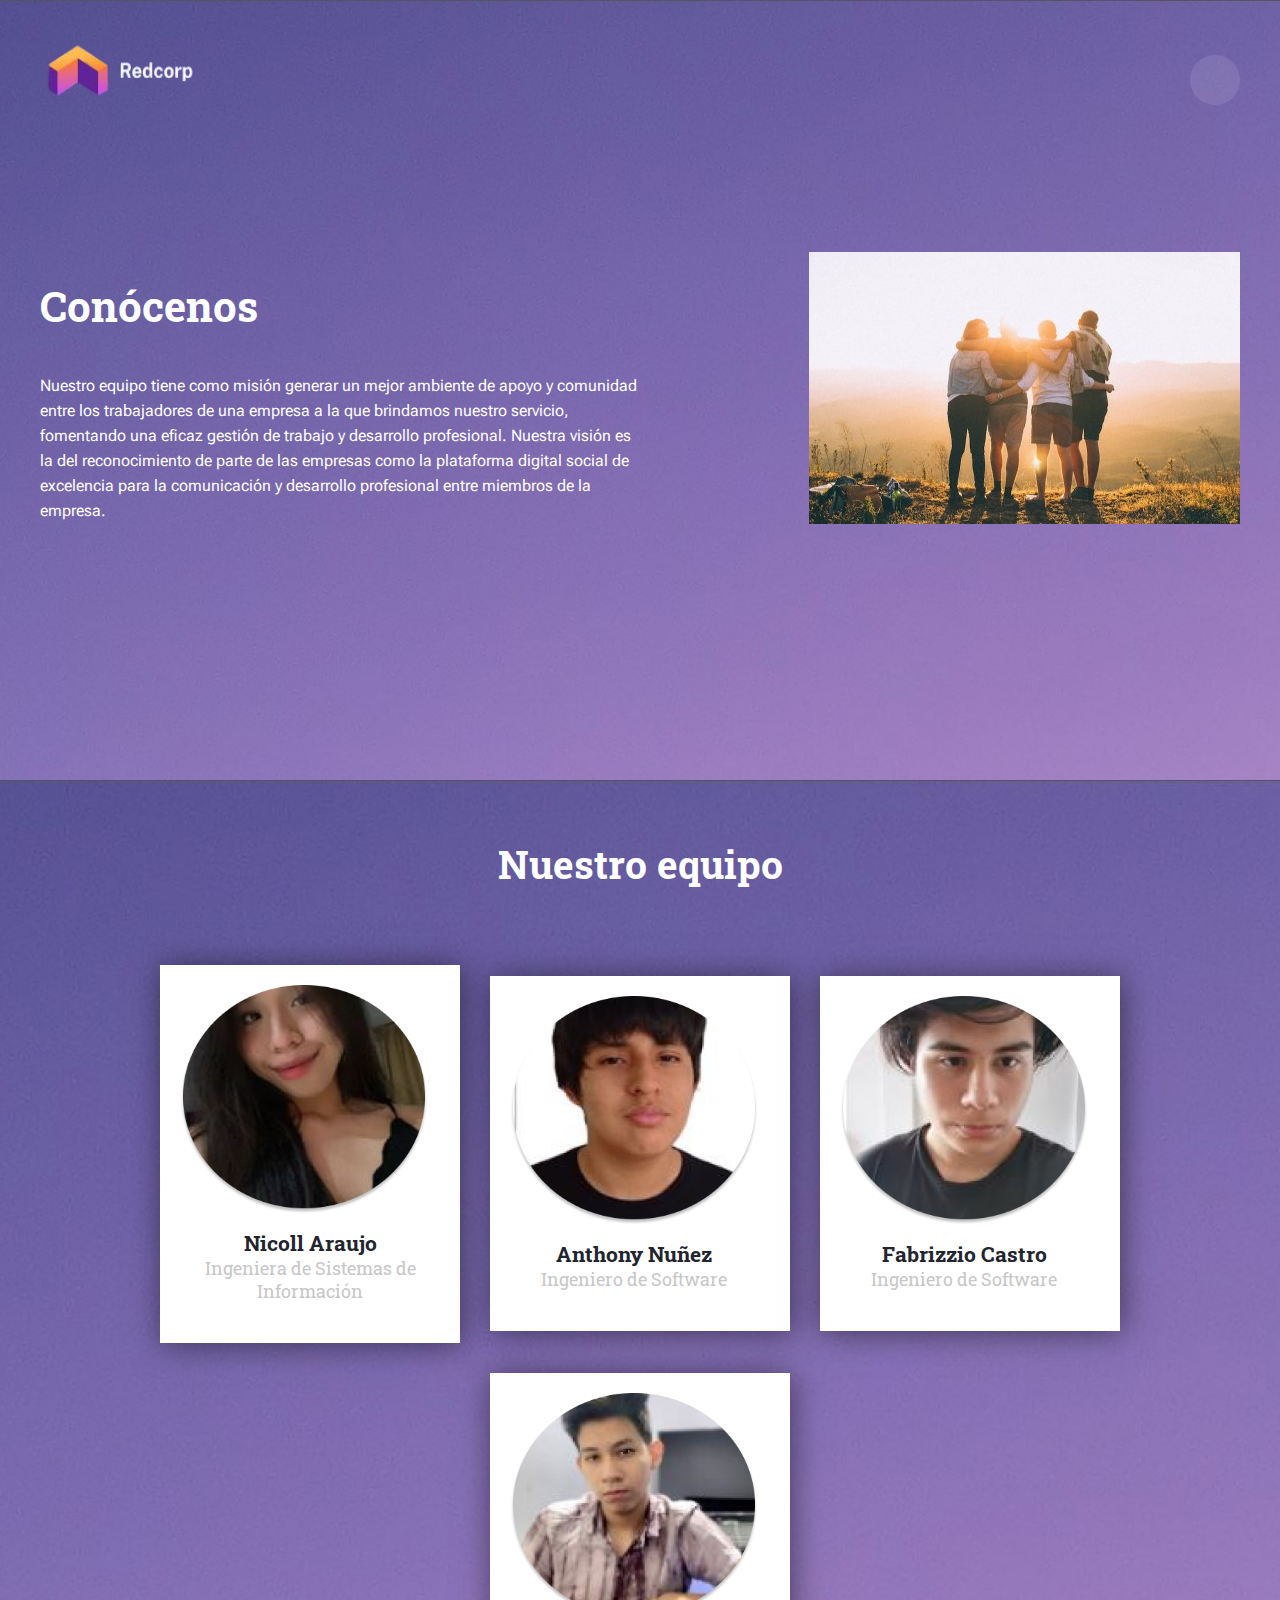
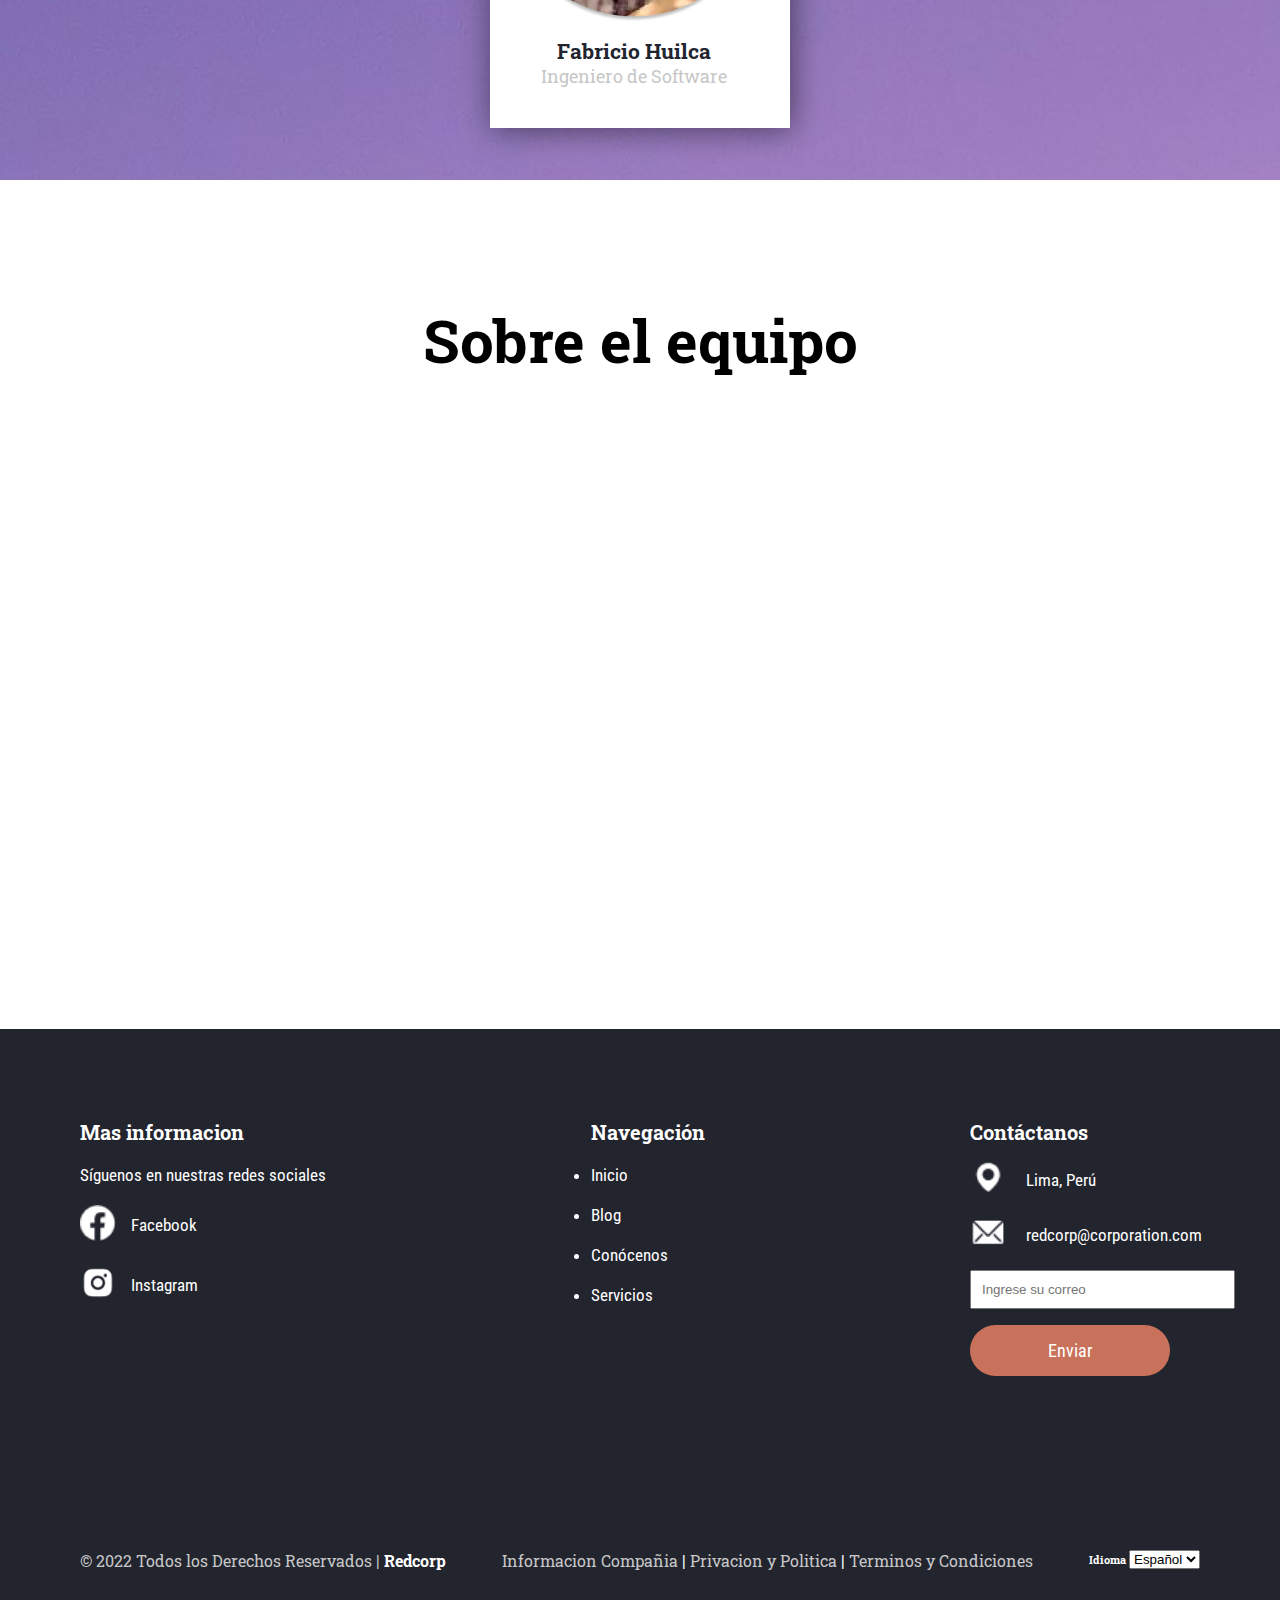
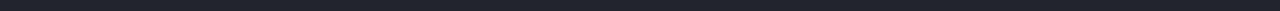
<file: conocenos.html>
<!DOCTYPE html>
<html lang="en">
<head>
    <meta charset="UTF-8">
    <meta http-equiv="X-UA-Compatible" content="IE=edge">
    <meta name="viewport" content="width=device-width, initial-scale=1.0">
    <link rel="icon" type="image/jpg" href="png/LogoRedcorp2.png">
    <title>Redcorp</title>

    

    <link rel="stylesheet" href="css/conocenos.css">
</head>
<body>
    
    <header>
        <div class="container__menu">
            <div class="logo">
                <a href="index.html"><img src="png/LogoRedcorp.png" width="160" height="80" alt="Logo"/></a> 
            </div>
            <div class="menu">
                <i class="fas fa-bars" id="btn_menu"></i>
                <div id="back_menu"></div>
                <nav id="nav">
                    <img src="png/LogoRedcorp2.png" alt="">
                    <ul>
                        <li><a href="index.html">Inicio</a></li>
                        <li><a href="servicios.html">¿Qué es Redcorp? y nuestros servicios</a></li>
                        <li><a href="blog.html">Blog</a></li>
                        <li><a href="conocenos.html">Conócenos</a></li>
                        <li><a href="planes.html">Precios y planes</a></li>
                        <li><a href="contacto.html">Contacto</a></li>
                        <li><a href="iniciarsesion.html">Iniciar sesión</a></li>
                        <li><a href="registro.html">Registrarse</a></li>
                    </ul>
                </nav>
            </div>
        </div>

    </header>

    <main>
        <div class="container__cover">
            <div class="cover">
                <div class="text">
                    <h1>Conócenos</h1>

                    <p> Nuestro equipo tiene como misión generar un mejor ambiente de apoyo y comunidad entre los trabajadores de una empresa a la que brindamos nuestro servicio, fomentando una eficaz gestión de trabajo y desarrollo profesional. Nuestra visión es la del reconocimiento de parte de las empresas como 
                        la plataforma digital social de excelencia para la comunicación y desarrollo profesional entre miembros de la empresa.
                    </p>
                </div>
                <div class="svg">
                    <img src="jpg/imgGroup.jpg" alt="">
                </div>
            </div>
        </div>
    </main>
    

    <section class="team">
        <div class="team__header">
            <h2>Nuestro equipo </h2>
        </div>
        <div class="team__contenedor">

            <div class="team__caja">
                <div class="caja-top">
                    <div class="perfil">
                        <div class="perfil-img">
                            <img src="png/N.png" />
                        </div>

                        <div class="name-user">
                            <strong>Nicoll Araujo</strong>
                            <span>Ingeniera de Sistemas de Información</span>
                        </div>
                    </div>

                </div>
            </div>

            <div class="team__caja">
                <div class="caja-top">
                    <div class="perfil">
                        <div class="perfil-img">
                            <img src="png/A.png" />
                        </div>

                        <div class="name-user">
                            <strong>Anthony Nuñez</strong>
                            <span>Ingeniero de Software</span>
                        </div>
                    </div>

                </div>
            </div>

            <div class="team__caja">
                <div class="caja-top">
                    <div class="perfil">
                        <div class="perfil-img">
                            <img src="png/F2.png" />
                        </div>

                        <div class="name-user">
                            <strong>Fabrizzio Castro</strong>
                            <span>Ingeniero de Software</span>
                        </div>
                    </div>

                </div>

            </div>


            <div class="team__caja">
                <div class="caja-top">
                    <div class="perfil">
                        <div class="perfil-img">
                            <img src="png/F.png" />
                        </div>

                        <div class="name-user">
                            <strong>Fabricio Huilca</strong>
                            <span>Ingeniero de Software</span>
                        </div>
                    </div>

                </div>

            </div>
        </div>
        
    </section>


    <section class="video_producto">
                <div class="texto3">
                    <h1>Sobre el equipo</h1>
                </div>
                <div class="video2">
                    <div class="seccion_video">
                        <div class="videoYoutube">
                            <iframe width="560" height="315" src="https://www.youtube.com/embed/PeLAIPQ_rZo" title="YouTube video player" frameborder="0" allow="accelerometer; autoplay; clipboard-write; encrypted-media; gyroscope; picture-in-picture" allowfullscreen></iframe>
                        </div>
                    </div>
                </div>
    </section>


    <footer>
    
        <div class="container-footer-all">
            
            <div class="container-body">

                <div class="colum1">
                    <h1>Mas informacion</h1>
                    <p>Síguenos en nuestras redes sociales</p>
                    <div class="row">
                        <a href="https://www.facebook.com/" target="_blank">
                            <img src="png/iconFacebook.png" width="32" height="30" alt="facebook"/>
                        </a>
                        <label>Facebook</label>
                    </div>
                    <div class="row">
                        <a href="https://www.instagram.com/"target="_blank">
                            <img src="png/iconInstagram.png" width="43" height="60" alt="facebook"/>
                        </a>
                        <label>Instagram</label>
                    </div>
                </div>

                <div class="colum2">

                    <h1>Navegación</h1>

                    
                    <div class="row">
                        <li><a class="Inicio" href="index.html">Inicio</a></li>
                    </div>
                    <div class="row">
                        <li><a class="Blog" href="blog.html">Blog</a></li>
                    </div>
                    <div class="row">
                        <li><a class="Conócenos" href="conocenos.html">Conócenos</a></li>
                    </div>
                    <div class="row">
                        <li><a class="Servicios" href="servicios.html">Servicios</a></li>
                    </div>
                </div>

                <div class="colum3">

                    <h1>Contáctanos</h1>

                    <div class="row2">
                        <a href="https://goo.gl/maps/7U3YVLgyQSRCME5B6" target="_blank">
                            <img src="png/iconMap.png" width="32" height="30" alt="map"/>
                            
                        </a>
                        <label>Lima, Perú</label>
                    </div>

                    <div class="row2">
                        <a href="https://outlook.live.com/"target="_blank">
                            <img src="png/iconMail.png" width="33" height="30" alt="mail"/>
                        </a>
                        <label>redcorp@corporation.com</label>
                    </div>
                    
                    <div>
                        <form action="">
                            <input type="text" placeholder="Ingrese su correo">
                            <button type="submit">Enviar</button>
                        </form>
                    </div>


                </div>

            </div>
        
        </div>
        
        <div class="container-footer">
            <div class="footer">
                <div class="copyright">
                    © 2022 Todos los Derechos Reservados | <a href="">Redcorp</a>
                 </div>

                <div class="information">
                    <a href="">Informacion Compañia</a> | <a href="">Privacion y Politica</a> | <a href="">Terminos y Condiciones</a>
                </div>
                
                  <div class="col-md-3 mb-2">
                <h6 class="text-uppercase font-weight-bold">
                  <label>Idioma</label>
                  <select name="idioma" id="idioma">
                      <option value="Español">Español</option>
                      <option value="Inglés">Inglés</option>
                  </select>
                </h6>
              </div>

            </div>
        </div>
    
    </footer>

    <script src="js/script.js"></script>
</body>
</html>
</file>
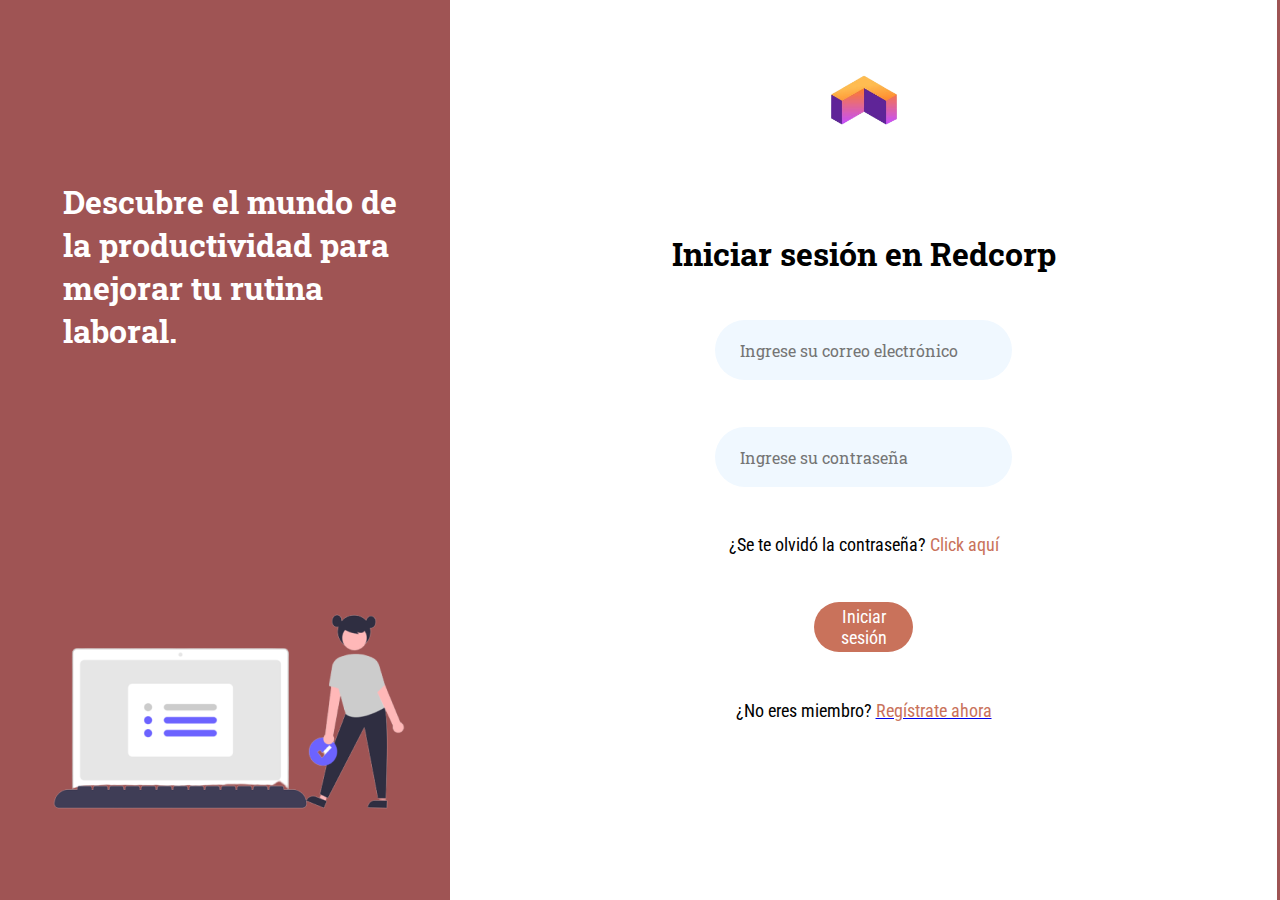
<file: iniciarsesion.html>
<!DOCTYPE html>
<html lang="en">
<head>
    <meta charset="UTF-8">
    <meta http-equiv="X-UA-Compatible" content="IE=edge">
    <meta name="viewport" content="width=device-width, initial-scale=1.0">
    <link rel="icon" type="image/jpg" href="png/LogoRedcorp2.png">
    <link rel="stylesheet" href="css/Iniciarsesion.css">
    
    <title>Redcorp</title>
</head>
<body>

    <div class="login-container">

        <div class="vector1">
            <h4>Descubre el mundo de la productividad para mejorar tu rutina laboral.</h4>
            <img class="image-container" src="png/vector.png" alt="">
        </div>

            

        <div class="login-info-container">
            <a href="index.html"> 
                <img class="logo" src="png/LogoRedcorp2.png" width="80" height="80" alt="Logo"/> 
             </a>
            <h1 class="title">Iniciar sesión en Redcorp</h1>
     
            <form class="inputs-container">
                <input class="input" type="text" placeholder="Ingrese su correo electrónico">
                <input class="input" type="text" placeholder="Ingrese su contraseña">
                <p>¿Se te olvidó la contraseña? <span class="span">Click aquí</span></p>
                <button class="btn">Iniciar sesión</button>
                <p>¿No eres miembro? 
                    <a href="registro.html"> 
                        <span class="span">Regístrate ahora</span></p>
                    </a>
            </form>
        </div>     
     </div>

</body>
</html>
</file>
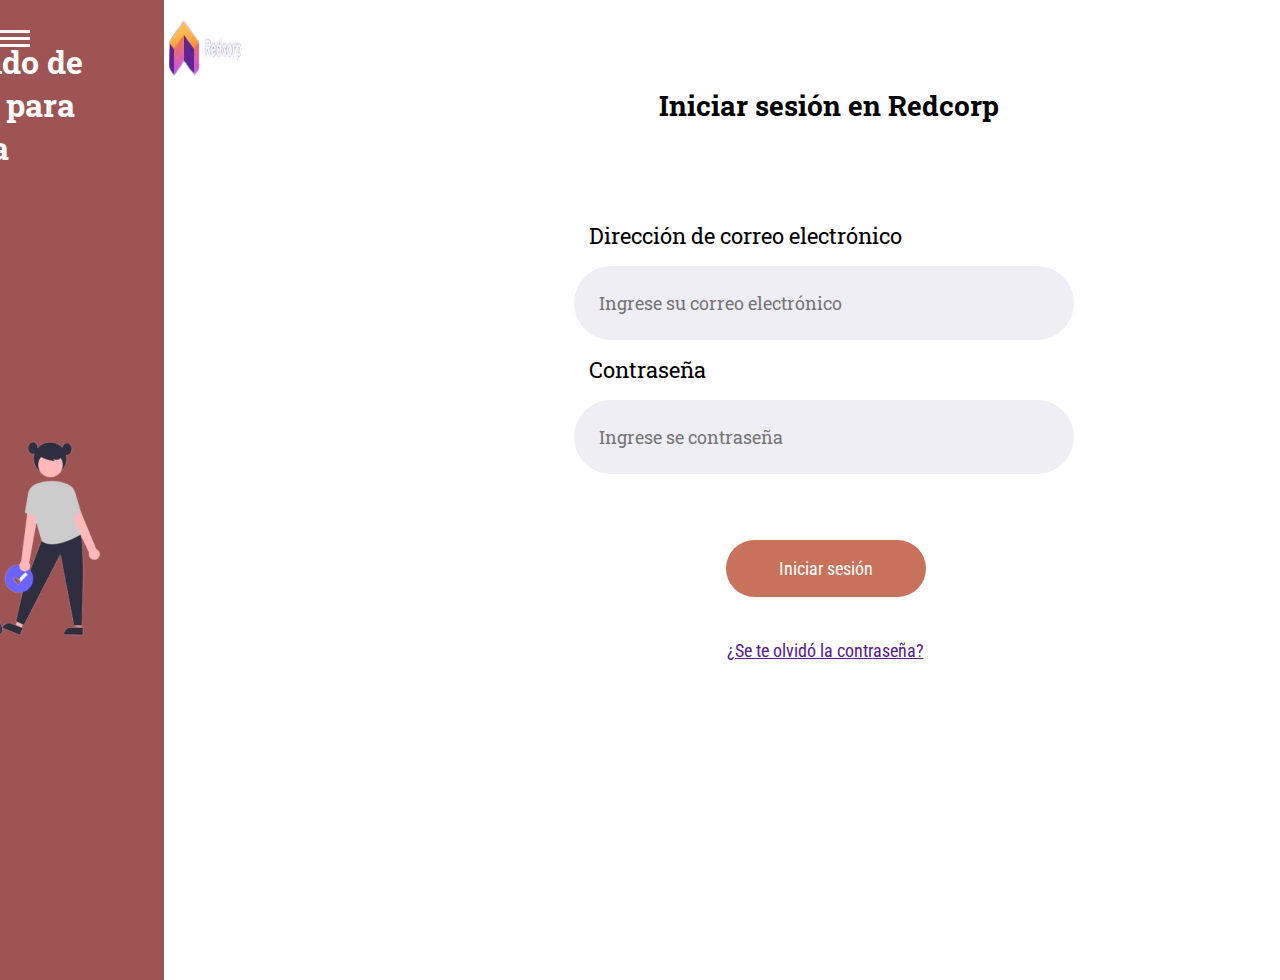
<file: IniciarSesion.html>
<!DOCTYPE html>
<html>
    <head>
        <meta charset="utf-8">
        <meta name="viewport" content="width=device-width, initial-scale=1.0">
        <link href="css/IniciarSesion.css" type="text/css" rel="stylesheet">
        <link rel="icon" type="image/jpg" href="png/LogoRedcorp.png">
        <script type="text/javascript" src="js/codejs.js"></script>
        <title>Redcorp</title>
    </head>
    <body>
        
        <header>
            <div class="Logou">
                <a href="index.html"><img src="png/LogoRedcorp.png" width="80" height="80" alt="Logo"/></a>
            </div>
        </header>
        <nav>
            <div class="icono_menu" id="hamburguesa" onclick="mostrar()">
                <span></span>
                <span></span>
                <span></span>
            </div>
            
            
            <ul id="sliding">
                <li><span class="cerrar" onclick="ocultar()">X</span></li>
                <li>¿No eres miembro?</li>
                <li><a class="registro" href="Registro.html">Regístrate ahora</a></li>
            </ul>
        </nav>
       
        
        <div id="contenedor">
            <div id="panelFondo">
            </div>

            <div id="titulopagina">
                <h4>Descubre el mundo de la productividad para mejorar tu rutina laboral.</h4>
            </div>
            <div class="Formu">
                <form action="" class="form">
                    <div class="form1">
                        <h1 class="tituloForm">Iniciar sesión en Redcorp</h1>
                        <p>    </p>
                    </div>
                    <label for="correo" class="labelForm">Dirección de correo electrónico</label>
                    <p>    </p>
                    <input type="text" id="correo" class="form-input" placeholder="Ingrese su correo electrónico">
                    <p>    </p>
                    <label for="contraseña" class="labelForm">Contraseña</label>
                    <p>    </p>
                    <input type="password" id="contraseña" class="form-input" placeholder="Ingrese se contraseña">
                </form>
            </div>
            
            <div id="panelIcon">
                <img src="png/vector.png" width="442" height="273" alt="vector"/>
            </div>
    

            <div id="botonIniciar">
                <a id="boton" href="">Iniciar sesión</a>
            </div>

            <div id="preguntaContra">
                <a href="">¿Se te olvidó la contraseña?</a></li>
            </div>
            
           

        </div>
            
             
   
         

    </body>
  
</html>
</file>
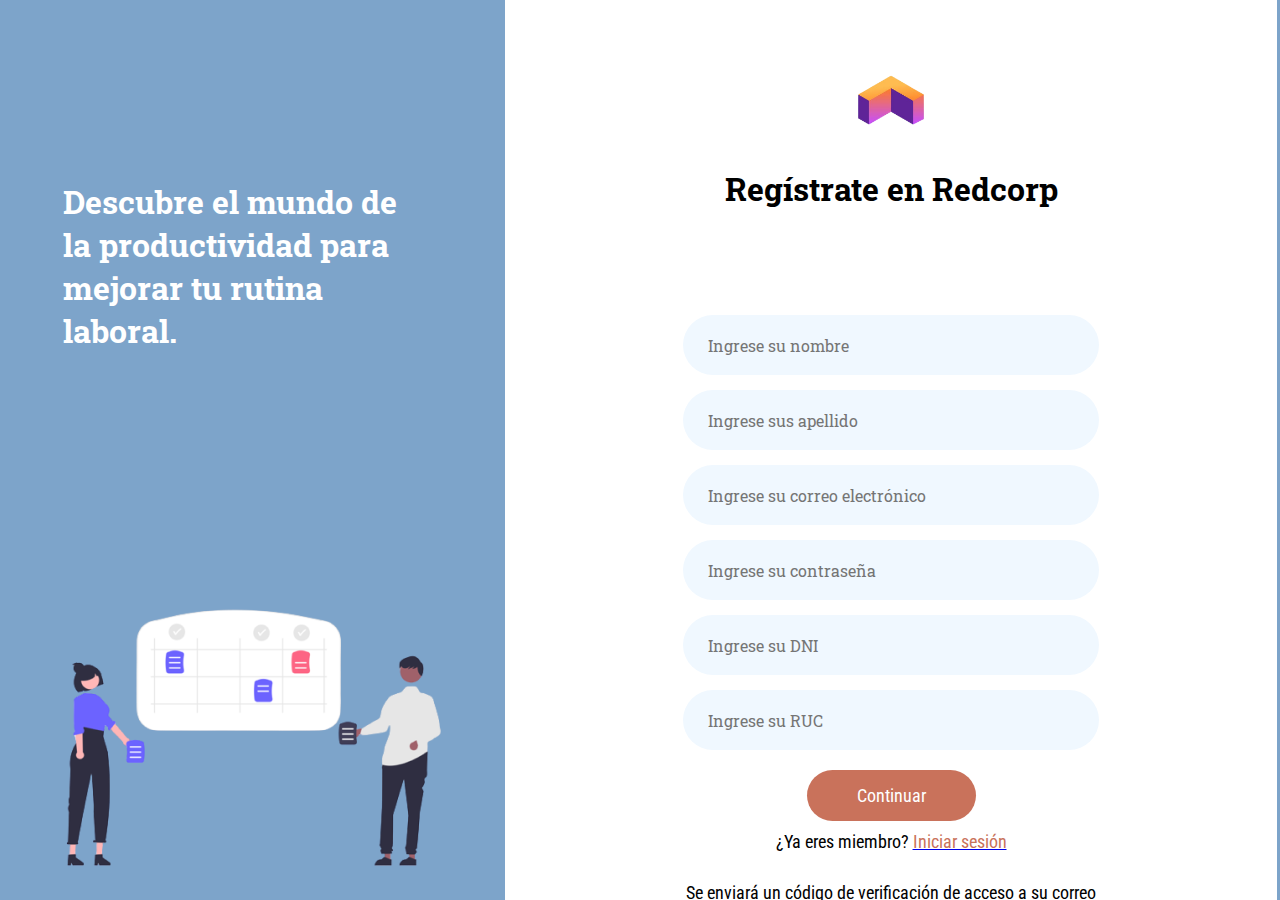
<file: registro.html>
<!DOCTYPE html>
<html lang="en">
<head>
    <meta charset="UTF-8">
    <meta http-equiv="X-UA-Compatible" content="IE=edge">
    <meta name="viewport" content="width=device-width, initial-scale=1.0">
    <link rel="icon" type="image/jpg" href="png/LogoRedcorp2.png">
    <link rel="stylesheet" href="css/registro.css">
    
    <title>Redcorp</title>
</head>
<body>

   

    <div class="login-container">

        <div class="vector1">
            <h4>Descubre el mundo de la productividad para mejorar tu rutina laboral.</h4>
            <img class="image-container" src="png/vector2.png" alt="">
        </div>

            

        <div class="login-info-container">

            <a href="index.html"> 
                <img class="logo" src="png/LogoRedcorp2.png" width="80" height="80" alt="Logo"/> 
             </a>

            <h1 class="title">Regístrate en Redcorp</h1>
     
            <form class="inputs-container">
                <input class="input" type="text" placeholder="Ingrese su nombre">
                <input class="input" type="text" placeholder="Ingrese sus apellido">
                <input class="input" type="text" placeholder="Ingrese su correo electrónico">
                <input type="password" class="input" placeholder="Ingrese su contraseña">
                <input class="input" type="text" placeholder="Ingrese su DNI">
                <input class="input" type="text" placeholder="Ingrese su RUC">
                <a href="registro2.html">
                    <button class="btn" type="button">Continuar</button>
                </a>
             
                <p>¿Ya eres miembro? 
                    <a href="iniciarsesion.html"><span class="span"> Iniciar sesión</span></p></a> 
                <p>Se enviará un código de verificación de acceso a su correo ingresado</p>
            </form>
        </div>     
     </div>

</body>
</html>
</file>
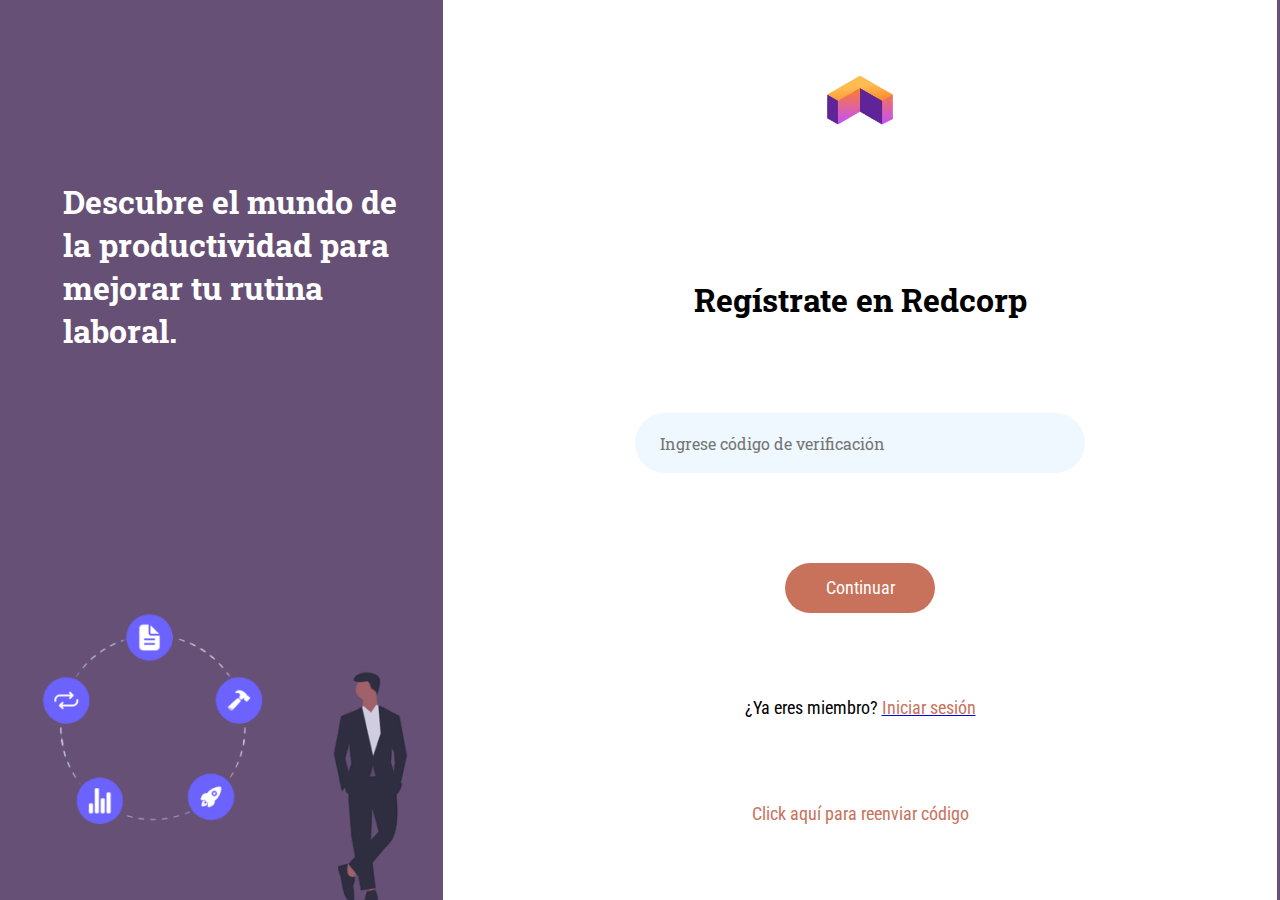
<file: registro2.html>
<!DOCTYPE html>
<html lang="en">
<head>
    <meta charset="UTF-8">
    <meta http-equiv="X-UA-Compatible" content="IE=edge">
    <meta name="viewport" content="width=device-width, initial-scale=1.0">
    <link rel="icon" type="image/jpg" href="png/LogoRedcorp2.png">
    <link rel="stylesheet" href="css/registro2.css">
    
    <title>Redcorp</title>
</head>
<body>

   

    <div class="login-container">

        <div class="vector1">
            <h4>Descubre el mundo de la productividad para mejorar tu rutina laboral.</h4>
            <img class="image-container" src="png/vector3.png" alt="">
        </div>

            

        <div class="login-info-container">

            <img class="logo" src="png/LogoRedcorp2.png" width="80" height="80" alt="Logo"/> 

            <h1 class="title">Regístrate en Redcorp</h1>
     
            <form class="inputs-container">
                <input class="input" type="text" placeholder="Ingrese código de verificación">
                <button class="btn">Continuar</button>
                <p>¿Ya eres miembro?   <a href="iniciarsesion.html"><span class="span"> Iniciar sesión</span></p></a> 
                <p> <span class="span">Click aquí para reenviar código</span></p>
            </form>
        </div>     
     </div>

</body>
</html>
</file>
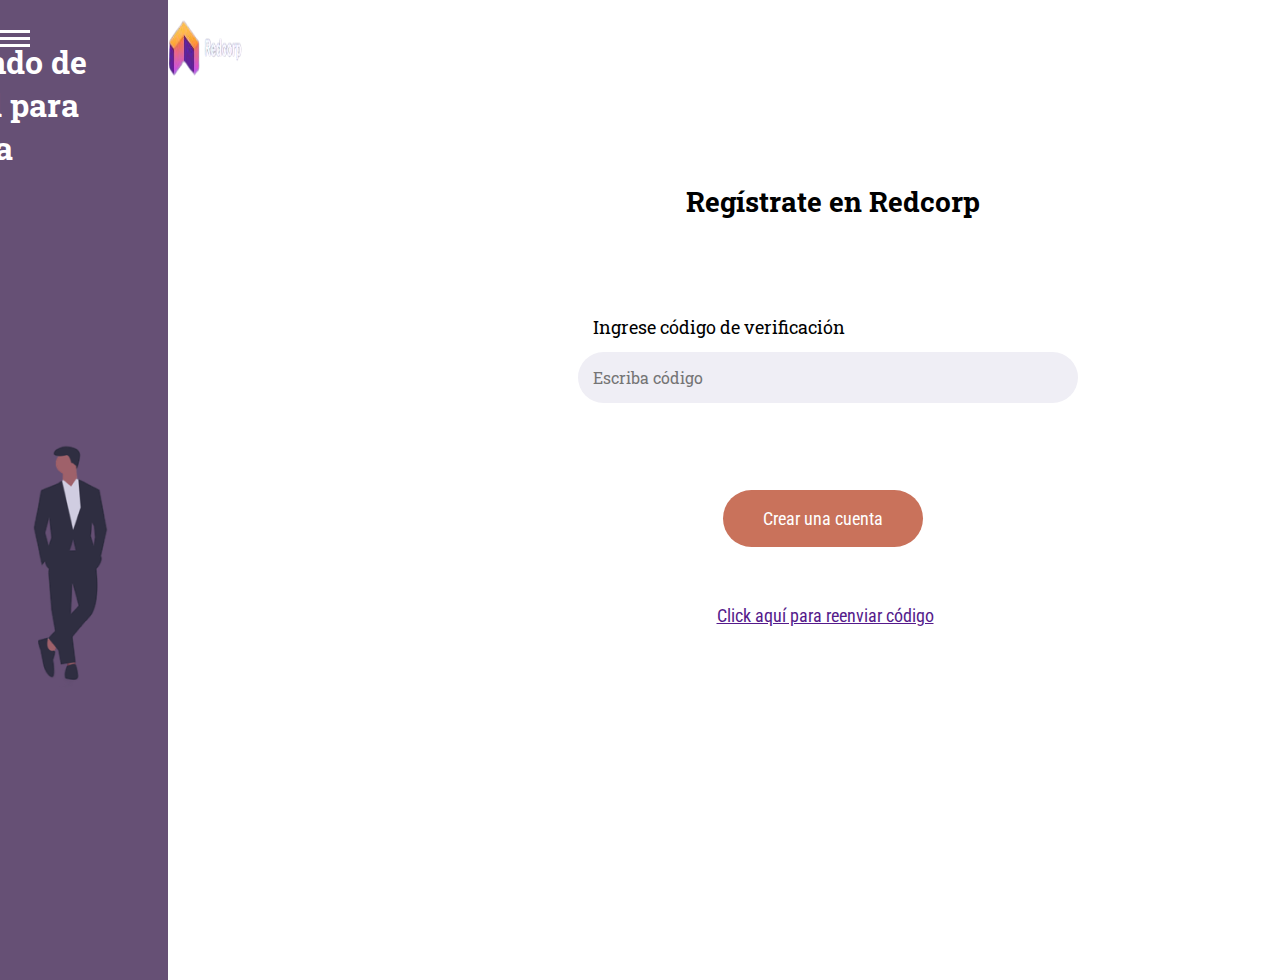
<file: Registro2.html>
<!DOCTYPE html>
<html>
    <head>
        <meta charset="utf-8">
        <meta name="viewport" content="width=device-width, initial-scale=1.0">
        <link href="css/Registro2.css" type="text/css" rel="stylesheet">
        <link rel="icon" type="image/jpg" href="png/LogoRedcorp.png">
        <script type="text/javascript" src="js/codejs.js"></script>
        <title>Redcorp</title>
    </head>
    <body>
        
        <header>
            <div class="Logou">
                <a href="Index.html"><img src="png/LogoRedcorp.png" width="80" height="80" alt="Logo"/></a>
            </div>
        </header>
        <nav>
            <div class="icono_menu" id="hamburguesa" onclick="mostrar()">
                <span></span>
                <span></span>
                <span></span>
            </div>
            
            
            <ul id="sliding">
                <li><span class="cerrar" onclick="ocultar()">X</span></li>
                <li>¿Ya eres miembro?</li>
                <li><a class="registro" href="IniciarSesion.html">Iniciar sesión</a></li>
            </ul>
        </nav>
       
        
        <div id="contenedor">
            <div id="panelFondo">
            </div>

            <div id="titulopagina">
                <h4>Descubre el mundo de la productividad para mejorar tu rutina laboral.</h4>
            </div>
            <div class="Formu">
                <form action="" class="form">
                    <div class="form1">
                        <h1 class="tituloForm">Regístrate en Redcorp</h1>
                        <p>    </p>
                    </div>
                    <label for="codigo" class="labelForm">Ingrese código de verificación</label>
                    <p>    </p>
                    <input type="text" id="codigo" class="form-input" placeholder="Escriba código">
                    
                </form>
            </div>
            
            <div id="panelIcon">
                <img src="png/vector3.png" width="435" height="378" alt="vector"/>
            </div>
    

            <div id="botonIniciar">
                <a id="boton" href="">Crear una cuenta</a>
            </div>

            <div id="preguntaContra">
             </li><a href="">Click aquí para reenviar código</a></li>
            </div>
            
           

        </div>
            
             
   
         

    </body>
  
</html>
</file>
<file: css/conocenos.css>
@import url('https://fonts.googleapis.com/css2?family=Roboto+Condensed&family=Roboto+Flex:opsz@8..144&family=Roboto+Slab:wght@400;500;600;700&display=swap');
@import url('https://fonts.googleapis.com/css2?family=Public+Sans:wght@700&display=swap');


*{
    margin: 0;
    padding: 0;
    box-sizing: border-box;
    
}

header{
    width: 100%;
    height: 80px;
    margin-top: 40px;
    position:absolute;
    z-index: 1;
    padding: 40px;
}

.container__menu{
    max-width: 1200px;
    height: 100%;
    margin: auto;
    display: flex;
    justify-content: space-between;
}

.logo{
    height: 100%;
    display: flex;
    align-items: center;
    
}

.logo img{
    width: 160px;
    height: 75px;
    margin-top: -15px;
}

.menu{
    display: flex;
    align-items: center;
    
}

.menu ul{
    display: flex;
    
}

.menu ul li{
    list-style: none;
    margin-left: 55px;
   margin-top: 2px;
   text-align: center;
   
}

.menu ul li a{
    text-decoration: none;
    font-size: 16px;
    color: #fff;
    font-family: 'Roboto Condensed', sans-serif;
    
}

nav ul li a:hover{
    position: static;
    border: 0px solid #6A5DC4;
    color: white;
    text-decoration: none;
    background:#C9725B;
}


.menu nav img{
    display: none;
}

.menu #btn_menu{
    display: none;
}


/*COVER*/


.container__cover{
    width: 100%;
    height: 780px;
    background-image: url(../jpg/fondo2.JPG);
    background-size: cover;
    background-repeat: no-repeat;
    background-position: center;
    padding: 40px;
    
}

.cover{
    max-width: 1200px;
    height: 100%;
    margin: auto;
    display: flex;
    align-items: center;
    justify-content: space-between;
}

.container__cover .text{
    max-width: 600px;
    margin-top: 20px;
}

.container__cover .text h1{
    font-size: 42px;
    font-family: 'Roboto Slab', sans-serif;
    color:white;
    
}

.container__cover .text p{
    font-size: 16px;
    font-family: 'Roboto Flex', sans-serif;
    color: white;
    margin-top: 40px;
    line-height: 25px;
}

.container__cover .text input{
    padding: 20px;
    width: 200px;
    border: none;
    font-size: 18px;
    font-family: 'Roboto Condensed';
    text-align: center;
    border-radius: 100px;
    margin-top: 80px;
    background-color: #C9725B;
    color: white;
    cursor: pointer;
    transition: all 300ms;
}

.container__cover .text input:hover{
    background-color: #22242E;
    color: white;
    border: 0px solid #22242E;
    cursor: pointer;
}

.container__cover .text .svg{
    margin-top: 80px;
}





.team{
    display: flex;
    justify-content: center;
    align-items: center;
    flex-direction: column;
    width: 100%;
    height: 800px;
    background-image: url(../jpg/fondo2.JPG);
    background-size: cover;
    background-repeat: no-repeat;
    background-position: center;
}


.team__header{
    margin: 50px 0px;
    padding: 10px 20px;
    display: flex;
    flex-direction: column;
    justify-content: center;
    align-items: center;
    margin-top: 10px;
}

.team__header h2{
    font-size: 39px;
    font-family: 'Roboto Slab', sans-serif;
    color:white;
}

.team__contenedor{
    display: flex;
    justify-content: center;
    align-items: center;
    flex-wrap: wrap;
    width: 100%;
}

.team__caja{
    width: 300px;
    box-shadow: 2px 2px 30px rgba(0,0,0,0.5);
    background-color: white;
    padding: 20px;
    margin: 15px;
    cursor: pointer;
    justify-content: center;
    align-items: center;
    text-align: center;
}

.perfil-img{
    width: 248px;
    height: 229px;
    overflow: hidden;
   justify-content: center;
}

.perfil-img img{
    width: 100%;
    height: 100%;
    object-fit:center;
}

.name-user{
    display: flex;
    flex-direction: column;
    font-size: 36px;
    font-family: 'Roboto Slab', sans-serif;
    color:white;
    margin-top: 15px;
}

.name-user strong{
    color: #22242E;
    font-size: 1.3rem;
}

.name-user span{
    color: #C7C7C7;
    font-size: 1.1rem;
    
}



.caja-top{
    display: flex;
    justify-content: space-between;
    align-items: center;
    margin-bottom: 20px;
}

.texto3{
    color: rgb(0, 0, 0);
    text-align: center;
    font-family: 'Roboto Slab', sans-serif;
    font-size: 30px;
    padding: 60px;
   
}

.video_producto{
    width: 100%;
    padding: 60px;

}

.video_producto .seccion_video{
    max-width: 800px;
    height: auto;
    margin: auto;
}

.video_producto .seccion_video .videoYoutube{
    position: relative;
    height: 500px;
   
    margin: 15px;
}


.video_producto .seccion_video .videoYoutube iframe{
    position: absolute;
    height: 0;
    width: 100%;
    height: 100%;
}

footer{
    width: 100%;
    background: #22242E;
   color: #22242E;
   
    
}

.container-footer-all{
    width: 100%;
    max-width: 1200px;
    margin: auto;
    padding: 40px ;
    background-color: #22242E;
}

.container-body{
    display: flex;
    margin-top: 50px;
    justify-content: space-between;
    background-color: #22242E;
}

.colum1{
    max-width: 400px;
    color: white;
}

.colum1 h1{
    font-family: 'Roboto Slab';
    color: white;
    font-size: 20px;
}

.colum1 p{
    font-family: 'Roboto Condensed';
    color: white;
    font-size: 17px;
    margin-top: 20px;
}

.colum2{
    max-width: 400px;
    
}

.colum2 h1{
    font-family: 'Roboto Slab';
    color: white;
    font-size: 20px;
}

.row{
    margin-top: 20px;
    display: flex;
    font-family: 'Roboto Condensed';
    color: white;
    font-size: 17px;
   
   
}

.Inicio{
    color: white;
    text-decoration: none;
}
.Inicio:hover{
    color:#C9725B;
    text-decoration: none;
}

.Blog{
    color: white;
    text-decoration: none;
}

.Blog:hover{
    color:#C9725B;
    text-decoration: none;
}
.Conócenos{
    color: white;
    text-decoration: none;
}

.Conócenos:hover{
    color:#C9725B;
    text-decoration: none;
}
.Servicios{
    color: white;
    text-decoration: none;
}
.Servicios:hover{
    color:#C9725B;
    text-decoration: none;
}

.row img{
    width: 36px;
    height: 36px;
}

.row label{
    margin-top: 10px;
    margin-left: 15px;
    color: white;
}

.colum3{
    max-width: 400px;
}

.colum3 h1{
    font-family: 'Roboto Slab';
    color: white;
    font-size: 20px;
}

.row2{
    text-decoration: none;
    margin-top: 15px;
    display: flex;
    font-family: 'Roboto Condensed';
    color: white;
    font-size: 17px;
}

.row2 img{
    width: 36px;
    height: 36px;
}

.row2 label{
    margin-top: 10px;
    margin-left: 20px;
    max-width: 140px;
}

form{
    width: 230px;
    height: 200px;
    display: flex;
    flex-direction: column;
    gap: 10px;

    margin-top: 15px;

}

input{
    padding: 10px 10px;
    width: 265px;
}

button{
    position:absolute;
    text-decoration: none;
    color: white;
    width: 200px;
    font-family: 'Roboto Condensed';
    font-size: 18px;
    text-align: center;
    background-color: #C9725B;
    border-radius: 100px;
    border: none;
    padding: 15px 15px;
    margin-top: 55px;
    margin-left: 0px;
    cursor: pointer;
}

button:hover{
    background-color: #22242E;
    color: white;
    border: 2px solid #22242E;
    cursor: pointer;
    border: solid white;
}

.container-footer{
    width: 100%;  
    background-color: #22242E;
    font-family: 'Roboto Slab';
    color: white;
    font-size: 16px;
}

.footer{
    max-width: 1200px;
    margin: auto;
    display: flex;
    justify-content: space-between;  
    padding: 40px;
    background-color: #22242E;
}

.copyright{
    color: #C7C7C7;
}

.copyright a{
    text-decoration: none;
    color: white;
    font-weight: bold;
}

.information a{
    text-decoration: none;
    color: #C7C7C7;
}


@keyframes move-vector {
    0%{
        transform: translateY(15px);
    }50%{
        transform: translateY(0px);
    }100%{
        transform: translateY(15px);
    }
}



@media screen and (max-width: 1700px){

    .container__cover{
        background-position: 50%;
        background-image: url(../jpg/fondo2.JPG);
    }

    .team{

        height: 800px;

    }


    .team__header{
        margin-top: 10px;
    }
}


@media screen and (max-width: 1500px){

   
    .team{
        height: 800px;
    }

    .team__header{
        margin-top: 10px;
    }
}
@media screen and (max-width:1400px){
    .menu nav{
        position: fixed;
        top: 0;
        right: -250px;
        background: white;
        width: 250px;
        height: 100vh;
        padding: 40px;
        z-index: 1;
        transition: all 300ms;
    }

    .menu ul{
        flex-direction: column;
        margin-top: 40px;
    }

    .menu ul li{
        margin-top: 30px;
        margin-left: 0;
    }

    .menu ul li a{
        color: #bebebe;
    }

   
    .menu nav img{
        display: block;
        width: 60px;
    }

    #back_menu{
        position: fixed;
        top: 0;
        left: 0;
        width: 100%;
        height: 100vh;
        background: rgba(0,0,0,0.5);
        display: none;
    }

    .menu #btn_menu{
        display: flex;
        align-items: center;
        justify-content: center;
        width: 50px;
        height: 50px;
        background: rgba(255, 255, 255, 0.1);
        font-size: 24px;
        border-radius: 50px;
        cursor: pointer;
        transition: all 300ms;
    }

    .menu #btn_menu:hover{
        background: rgba(255, 255, 255, 0.2);
    }

   
    .team{

        height: 800px;

    }


    .team__header{
        margin-top: 10px;
    }
        
}


@media screen and (max-width:1350px){
   
  
    .team{

        height: 800px;

    }


    .team__header{
        margin-top: 10px;
    }
}

@media screen and (max-width:1350px){
   
    .team{

        height: 1000px;

    }


    .team__header{
        margin-top: 10px;
    }
}

@media screen and (max-width:1250px){
    .container__cover{
        background-image: url(../jpg/fondo2.JPG);
    }

    header{
        padding: 40px;
    }

    .container__cover{
        background-position: 0px;
    }

    .container__cover .svg img{
        width: 500px;
    }

  
    .team{

        height: 1000px;

    }


    .team__header{
        margin-top: 10px;
    }
}

@media screen and (max-width: 1200px){

    .container__cover{
        background-image: url(../jpg/fondo2.JPG);
    }

    .container__cover .svg img{
        display: none;
    }

    .container__cover .text{
        max-width: 100%;
        text-align: center;
        align-items: center;
    }

    .container__banner .text{
        max-width: 100%;
        text-align: center;
        align-items: center;
    }

    .container__cover .text .avatars img{
        display: none;
    }

    .container__cover .text .textopequeño{
        display: none;
    }

    .container-body{
        flex-wrap: wrap;
    }
    
    .colum1{
        max-width: 100%;
    }
  
      
    .team{
    
        height: 1000px;
    
    }
    
    
    .team__header{
        margin-top: 10px;
    }
   
    
}

@media screen and (max-width: 1000px){



    .team{
    
        height: 1100px;
    
    }
    
    
    .team__header{
        margin-top: 10px;
    }
}

@media screen and (max-width: 1000px){


    #testimonios .text{

        max-width: 100%;
        text-align: center;
        align-items: center;
    }

    .team{
    
        height: 1100px;
    
    }
    
    
    .team__header{
        margin-top: 10px;
    }
}

@media screen and (max-width: 900px){
 
    .team{
    
        height: 1100px;
    
    }
    
    
    .team__header{
        margin-top: 10px;
    }

    
   
}



@media screen and (max-width: 850px){
    #testimonios .text{

        max-width: 100%;
        text-align: center;
        
    }
 

    .team{
    
        height: 1100px;
    
    }
    
    
    .team__header{
        margin-top: 10px;
    }
}
 

@media screen and (max-width: 800px){
    #testimonios .text{

        max-width: 100%;
        text-align: center;
        
    }

    .team{
    
        height: 1100px;
    
    }
    
    
    .team__header{
        margin-top: 50px;
    }

   
  
}
    
@media screen and (max-width: 670px){
    

    .team{
    
        height: 1900px;
    
    }
    
    
    .team__header{
        margin-top: 50px;
    }
    

    .colum3{
        margin-top: 30px;;
    }
    

}
</file>
<file: css/Iniciarsesion.css>
@import url('https://fonts.googleapis.com/css2?family=Roboto+Condensed&family=Roboto+Flex:opsz@8..144&family=Roboto+Slab:wght@400;500;600;700&display=swap');
@import url('https://fonts.googleapis.com/css2?family=Public+Sans:wght@700&display=swap');


:root {
    --login-bg:#ffffff;
    --title-bg: #9089cc;
    --button-bg: #674baf;
    --light-pink:#C9725B;
    background-color: #9F5454;
}

body {
    height: 98vh;
  
  
}

.vector1{
 margin-top: 500px;
 
}

.vector1 h4{
    margin-top: -500px;
    margin-left: 50px;
    padding: 180px 5px;
    font-size: 32px;
    font-family: 'Roboto Slab';
    color: #ffffff;
    width: 350px;
  

}

.login-container {
    height: 102%;
    width: 100.4%;
   margin-top: -8px;
   
    display: flex;
    justify-content: space-between;
    overflow: hidden;
}

.login-info-container {
    width: 100%;
    display: flex;
    flex-direction: column;
    align-items: center;
    text-align: center;
    padding-top: 0.5rem;
    background-color: var(--login-bg);
    height: 100%;
}




.title {
    font-family: 'Roboto Slab', sans-serif;
    font-size: 32px;

    color: black;
    margin-top: 90px;
}



.login-info-container > p {
    font-size: 1.25em;
    margin-top: 1.5em;

}

.inputs-container {
    height: 55%;
    width: 40%;
    display: flex;
    flex-direction: column;
    justify-content: space-around;
    align-items: center;
}

.input, .btn {
    width: 90%;
    height: 3.125rem;
    font-size: 1em;
}

.btn {
    width: 20%;
    height: 3.125rem;
    font-size: 1em;
}

.input {
    padding-left: 20px;
    border: none;
    border-radius: 100px;
    box-sizing: border-box;
    font-family: 'Roboto Slab';
    font-size: 16px;
    background-color: aliceblue;
    padding: 30px 25px;
}

.input:hover {
    border: 2px solid var(--button-bg);
}

.btn {
    width: 30%;
    font-family: 'Roboto Condensed';
    font-size: 18px;
    color: white;
    border: none;
    border-radius: 5px;
    cursor: pointer;
    background-color: #C9725B;
    border-radius: 100px;
   
}



.inputs-container p {
    margin: 0;
    font-family: 'Roboto Condensed';
    font-size: 18px;
}

.span {
    color: var(--light-pink);
    cursor: pointer;
    text-decoration: none;
}


.logo{

    margin-top: 50px;
}

@media screen and (max-width: 1000px) {
    .login-container {
        width: 70%;
        margin-top: 3rem;
        margin: auto;
    }
    .login-info-container {
        width: 100%;
        border-radius: 5px;
    }
    
    .image-container {
        display: none;
    }  

    .vector1 h4{
        display: none;
    }

    .inputs-container {
        
        width: 75%;
        
    }
    .login-container {
        width: 90%;
    }
}

@media screen and (max-width: 650px) {
    .login-container {
        width: 90%;
    }
}

@media screen and (max-width: 500px) {
    .login-container {
        height: 100%;
    }

    .social-login {
        flex-direction: column;
        align-items: center;
        height: 30%;
    }

    .login-info-container > p {
        margin: 0;
    }

    .title {
      
        font-size: 28px;
    }

    
    .btn {
        font-size: 16px;
    }

    .inputs-container p {
        font-size: 16px;
    }
}
</file>
<file: css/IniciarSesion.css>
@import url('https://fonts.googleapis.com/css2?family=Roboto+Condensed&family=Roboto+Flex:opsz@8..144&family=Roboto+Slab:wght@400;500;600;700&display=swap');
@import url('https://fonts.googleapis.com/css2?family=Public+Sans:wght@700&display=swap');

*{
    padding:0;
    margin: 0;
    box-sizing: border-box;
}

body{
    background-color: transparent;
    background-size: 118%;
    background-repeat: no-repeat;
 
    
}

nav{
    background-color:transparent;
}





nav ul li{
    display: inline-block;
    margin: 40px 20px;
    font-size: 15px;
    font-family: 'Roboto Condensed', sans-serif;
}

nav ul{
    float:right;
    margin-right: 100px;

}

header{
    position:absolute;
    height: 75px;
    width: 75px;
    margin: 8px 0px;
    margin-left: 165px;

}

nav ul li a{
    color: rgb(0, 0, 0);
    font-size: 15px;
    padding: 8px 8px; /*espacio del margen*/
    text-decoration: none; /*subrayado*/

}

nav ul li a:hover{
    position: static;
    border: 0px solid #6A5DC4;
    color: white;
    text-decoration: none;
    background: #6A5DC4;
}

#contenedor{
    width: 90%;
    max-width:1800px;
    margin: auto;
    height:100vh;
    display: flex;
    justify-content: center;
    align-items: center;
    flex-wrap: wrap;
   
}
#panelFondo{
   
    width: 500px;
    height: 1160px;
    margin-top: -180px;
    margin-left: -1470px;
    background-color: #9F5454;
    
   
}

#titulopagina{
    color: white;
    height: 100px;
    width: 350px;
    text-align: left;
    justify-content: left;
    font-size: 32px;
    background-color: transparent;
    font-family: 'Roboto Slab', sans-serif;
    margin-top: -700px;
    margin-left: -240px;
    text-align: left;
    top: 50%;
    left: 50%;
    transform: translate(-50%, -50%);
}





.Formu{
    margin-top:-600px;

}

.Formu .form{
    display: block;
    width: 100%;
    max-width: 20000px;
    margin-left: 300px;
   
  
}

.Formu .form .form1 .tituloForm{
    line-height: 30px;
    font-family: 'Roboto Slab';
    font-size: 28px;
    margin-top: 100px;
    margin-left: -20px;
    line-height: 200px;
    width: 550px;
    text-align: center;

}

.Formu .form .labelForm{

    line-height: 60px;
    font-family: 'Roboto Slab';
    font-size: 22px;
    width: 200px;
    padding: 100px 15px;

}


.Formu .form .form-input{
    font-family: 'Roboto Slab';
    font-size: 18px;
    width: 500px;
    padding: 25px;
    border-radius: 100px;
    background-color: #EFEEF5;
    color: black;
    border: none;
}





#boton{
    position:absolute;
    text-decoration: none;
    color: white;
    width: 200px;
    font-family: 'Roboto Condensed';
    font-size: 18px;
    text-align: center;
    background-color: #C9725B;
    border-radius: 100px;
    padding: 18px 30px;
    margin-top: 50px;
    margin-left: 580px;
}

#boton:hover{
    background-color: #22242E;
    color: white;
    border: 2px solid #22242E;
    cursor: pointer;
  
    
}

#panelIcon{
    position: relative;
    margin-top: 100px;
    margin-left: -1400px;

}

#preguntaContra{
    position:absolute;
    text-decoration: none;
    color: #665075;
    width: 300px;
    font-family: 'Roboto Condensed';
    font-size: 18px;
    text-align: center;
    padding: 18px 30px;
    margin-top: 400px;
    margin-left: 370px;


}



@media(max-width: 1800px){

    .icono_menu{
        width: 30px;
        position: absolute;
        top: 30px;
    }

    .icono_menu span{
        height: 3px;
        display: block;
        background-color: white;
        margin-bottom: 4px;
    }

    nav{
        position: relative;
    }

    nav .Logo{
        margin-left: 50px;
    }

    nav ul{
        float: left;
        width: 300px;
        padding: 0;
        position: fixed;
        top: 0;
        bottom: 0;
        left: -100%;
        background-color:#C9725B ;
        margin: 0px;
        padding-top: 60px;
        transition: 2s;
        z-index: -2;
    }

    nav ul li {
        font-size: 18px;
        padding: 10px 40px;
    }

   

    nav ul li a{
        font-size: 18px;
        padding: 10px 40px;
    }

    .abrir{
        left:0;
        
    }

    .cerrar{
        display: block;
        width: 50px;
        height: 50px;
        position: absolute;
        top: 20px;
        right: 10px;
        color: #C9725B;
        font-size: 30px;
    }
}
</file>
<file: css/registro.css>
@import url('https://fonts.googleapis.com/css2?family=Roboto+Condensed&family=Roboto+Flex:opsz@8..144&family=Roboto+Slab:wght@400;500;600;700&display=swap');
@import url('https://fonts.googleapis.com/css2?family=Public+Sans:wght@700&display=swap');


:root {
    --login-bg:#ffffff;
    --title-bg: #9089cc;
    --button-bg: #674baf;
    --light-pink:#C9725B;
    background-color: #7DA4CA;
}

body {
    height: 98vh;
  
  
}

.vector1{
 margin-top: 500px;
 
}

.vector1 h4{
    margin-top: -500px;
    margin-left: 50px;
    padding: 180px 5px;
    font-size: 32px;
    font-family: 'Roboto Slab';
    color: #ffffff;
    width: 350px;
  

}

.login-container {
    height: 102%;
    width: 100.4%;
   margin-top: -8px;
   
    display: flex;
    justify-content: space-between;
    overflow: hidden;
}

.login-info-container {
    width: 100%;
    display: flex;
    flex-direction: column;
    align-items: center;
    text-align: center;
    padding-top: 0.5rem;
    background-color: var(--login-bg);
    height: 100%;
}




.title {
    font-family: 'Roboto Slab', sans-serif;
    font-size: 32px;

    color: black;
    margin-top: 25px;
    margin-bottom: 90px;
}



.login-info-container > p {
    font-size: 1.25em;
    margin-top: 1.5em;

}

.inputs-container {
    height: 55%;
    width: 40%;
    display: flex;
    flex-direction: column;
    justify-content: space-around;
    align-items: center;
    
}

.input, .btn {
    width: 90%;
    height: 3.125rem;
    font-size: 1em;
    
}

.btn {
    width: 20%;
    height: 3.125rem;
    font-size: 1em;
   
}

.input {
    padding-left: 20px;
    border: none;
    border-radius: 100px;
    box-sizing: border-box;
    font-family: 'Roboto Slab';
    font-size: 16px;
    background-color: aliceblue;
    padding: 30px 25px;
    margin-top: 15px;
   
}

.input:hover {
    border: 2px solid var(--button-bg);
}

.btn {
    width: 100%;
    font-family: 'Roboto Condensed';
    font-size: 18px;
    color: white;
    border: none;
    border-radius: 5px;
    cursor: pointer;
    background-color: #C9725B;
    border-radius: 100px;
    margin-top: 20px;
    height: 100%;
    padding: 5px 50px;
   
}



.inputs-container p {
    margin: 0;
    font-family: 'Roboto Condensed';
    font-size: 18px;
    margin-top: 30px;
}

.span {
    color: var(--light-pink);
    cursor: pointer;
    text-decoration: none;
}


.logo{

    margin-top: 50px;
}


@media screen and (max-width: 1500px){
    .inputs-container {
   
        width: 60%;
        
        
    }
}






@media screen and (max-width: 1000px) {
    .login-container {
        width: 70%;
        margin-top: 3rem;
        margin: auto;
    }
    .login-info-container {
        width: 100%;
        border-radius: 5px;
    }
    
    .image-container {
        display: none;
    }  

    .vector1 h4{
        display: none;
    }

    .inputs-container {
        
        width: 75%;
        
    }
    .login-container {
        width: 90%;
    }
}

@media screen and (max-width: 650px) {
    .login-container {
        width: 90%;
    }
}

@media screen and (max-width: 500px) {
    .login-container {
        height: 100%;
    }

    .social-login {
        flex-direction: column;
        align-items: center;
        height: 30%;
    }

    .login-info-container > p {
        margin: 0;
    }

    .title {
      
        font-size: 28px;
    }

    
    .btn {
        font-size: 16px;
    }

    .inputs-container p {
        font-size: 16px;
        margin-top: 30px;
    }
}
</file>
<file: css/registro2.css>
@import url('https://fonts.googleapis.com/css2?family=Roboto+Condensed&family=Roboto+Flex:opsz@8..144&family=Roboto+Slab:wght@400;500;600;700&display=swap');
@import url('https://fonts.googleapis.com/css2?family=Public+Sans:wght@700&display=swap');


:root {
    --login-bg:#ffffff;
    --title-bg: #9089cc;
    --button-bg: #674baf;
    --light-pink:#C9725B;
    background-color:  #665075;;
}

body {
    height: 98vh;
  
  
}

.vector1{
 margin-top: 500px;
 
}

.vector1 h4{
    margin-top: -500px;
    margin-left: 50px;
    padding: 180px 5px;
    font-size: 32px;
    font-family: 'Roboto Slab';
    color: #ffffff;
    width: 350px;
  

}

.login-container {
    height: 102%;
    width: 100.4%;
   margin-top: -8px;
   
    display: flex;
    justify-content: space-between;
    overflow: hidden;
}

.login-info-container {
    width: 100%;
    display: flex;
    flex-direction: column;
    align-items: center;
    text-align: center;
    padding-top: 0.5rem;
    background-color: var(--login-bg);
    height: 100%;
}




.title {
    font-family: 'Roboto Slab', sans-serif;
    font-size: 32px;

    color: black;
    margin-top: 140px;
    margin-bottom: 50px;
}



.login-info-container > p {
    font-size: 1.25em;
    margin-top: 1.5em;

}

.inputs-container {
    height: 55%;
    width: 40%;
    display: flex;
    flex-direction: column;
    justify-content: space-around;
    align-items: center;
    
}

.input, .btn {
    width: 90%;
    height: 3.125rem;
    font-size: 1em;
    
}

.btn {
    width: 20%;
    height: 3.125rem;
    font-size: 1em;
   
}

.input {
    padding-left: 20px;
    border: none;
    border-radius: 100px;
    box-sizing: border-box;
    font-family: 'Roboto Slab';
    font-size: 16px;
    background-color: aliceblue;
    padding: 30px 25px;
   
   
}

.input:hover {
    border: 2px solid var(--button-bg);
}

.btn {
    width: 30%;
    font-family: 'Roboto Condensed';
    font-size: 18px;
    color: white;
    border: none;
    border-radius: 5px;
    cursor: pointer;
    background-color: #C9725B;
    border-radius: 100px;
    margin-top: 5px;
   
   
   
}



.inputs-container p {
    margin: 0;
    font-family: 'Roboto Condensed';
    font-size: 18px;
    
}

.span {
    color: var(--light-pink);
    cursor: pointer;
}


.logo{

    margin-top: 50px;
}


@media screen and (max-width: 1500px){
    .inputs-container {
   
        width: 60%;
        
        
    }
}






@media screen and (max-width: 1000px) {
    .login-container {
        width: 70%;
        margin-top: 3rem;
        margin: auto;
    }
    .login-info-container {
        width: 100%;
        border-radius: 5px;
    }
    
    .image-container {
        display: none;
    }  

    .vector1 h4{
        display: none;
    }

    .inputs-container {
        
        width: 75%;
        
    }
    .login-container {
        width: 90%;
    }
}

@media screen and (max-width: 650px) {
    .login-container {
        width: 90%;
    }
}

@media screen and (max-width: 500px) {
    .login-container {
        height: 100%;
    }

    .social-login {
        flex-direction: column;
        align-items: center;
        height: 30%;
    }

    .login-info-container > p {
        margin: 0;
    }

    .title {
      
        font-size: 28px;
    }

    
    .btn {
        font-size: 16px;
    }

    .inputs-container p {
        font-size: 16px;
        margin-top: 30px;
    }
}
</file>
<file: css/Registro2.css>
@import url('https://fonts.googleapis.com/css2?family=Roboto+Condensed&family=Roboto+Flex:opsz@8..144&family=Roboto+Slab:wght@400;500;600;700&display=swap');
@import url('https://fonts.googleapis.com/css2?family=Public+Sans:wght@700&display=swap');

*{
    padding:0;
    margin: 0;
    box-sizing: border-box;
}

body{
    background-color: transparent;
    background-size: 118%;
    background-repeat: no-repeat;
 
    
}

nav{
    background-color:transparent;
}





nav ul li{
    display: inline-block;
    margin: 40px 20px;
    font-size: 15px;
    font-family: 'Roboto Condensed', sans-serif;
}

nav ul{
    float:right;
    margin-right: 100px;

}

header{
    position:absolute;
    height: 75px;
    width: 75px;
    margin: 8px 0px;
    margin-left: 165px;

}

nav ul li a{
    color: rgb(0, 0, 0);
    font-size: 15px;
    padding: 8px 8px; /*espacio del margen*/
    text-decoration: none; /*subrayado*/
    font-family: 'Roboto Condensed', sans-serif;
}



nav ul li a:hover{
    position: static;
    border: 0px solid #6A5DC4;
    color: white;
    text-decoration: none;
    background: #6A5DC4;
}

#contenedor{
    width: 90%;
    max-width:1800px;
    margin: auto;
    height:100vh;
    display: flex;
    justify-content: center;
    align-items: center;
    flex-wrap: wrap;
   
}
#panelFondo{
   
    width: 500px;
    height: 1160px;
    margin-top: -180px;
    margin-left: -1470px;
    background-color: #665075;
    
   
}

#titulopagina{
    color: white;
    height: 100px;
    width: 350px;
    text-align: left;
    justify-content: left;
    font-size: 32px;
    background-color: transparent;
    font-family: 'Roboto Slab', sans-serif;
    margin-top: -700px;
    margin-left: -240px;
    text-align: left;
    top: 50%;
    left: 50%;
    transform: translate(-50%, -50%);
}





.Formu{
    margin-top:-600px;

}

.Formu .form{
    display: block;
    width: 100%;
    max-width: 20000px;
    margin-left: 300px;
   
  
}

.Formu .form .form1 .tituloForm{
  
    font-family: 'Roboto Slab';
    font-size: 28px;
    margin-top: 125px;
    margin-left: -20px;
    line-height: 200px;
    width: 550px;
    text-align: center;

}

.Formu .form .labelForm{

    line-height: 50px;
    font-family: 'Roboto Slab';
    font-size: 18px;
    width: 200px;
    padding: 100px 15px;

}


.Formu .form .form-input{
    font-family: 'Roboto Slab';
    font-size: 16px;
    width: 500px;
    padding: 15px 15px;
    border-radius: 100px;
    background-color: #EFEEF5;
    color: black;
    border: none;
}





#boton{
    position:absolute;
    text-decoration: none;
    color: white;
    width: 200px;
    font-family: 'Roboto Condensed';
    font-size: 18px;
    text-align: center;
    background-color: #C9725B;
    border-radius: 100px;
    padding: 18px 30px;
    margin-top: 0px;
    margin-left: 580px;
}

#boton:hover{
    background-color: #22242E;
    color: white;
    border: 2px solid #22242E;
    cursor: pointer;
  
    
}

#panelIcon{
    position: relative;
    margin-top: 100px;
    margin-left: -1400px;

}

#preguntaContra{
    position:absolute;
   
    color: #665075;
    width: 600px;
    font-family: 'Roboto Condensed';
    font-size: 18px;
    text-align: center;
    padding: 18px 30px;
    margin-top: 330px;
    margin-left: 370px;


}



@media(max-width: 1800px){

    .icono_menu{
        width: 30px;
        position: absolute;
        top: 30px;
    }

    .icono_menu span{
        height: 3px;
        display: block;
        background-color: white;
        margin-bottom: 4px;
    }

    nav{
        position: relative;
    }

    nav .Logo{
        margin-left: 50px;
    }

    nav ul{
        float: left;
        width: 300px;
        padding: 0;
        position: fixed;
        top: 0;
        bottom: 0;
        left: -100%;
        background-color:#C9725B ;
        margin: 0px;
        padding-top: 60px;
        transition: 2s;
        z-index: -2;
    }

    nav ul li {
        font-size: 18px;
        padding: 10px 40px;
    }

   

    nav ul li a{
        font-size: 18px;
        padding: 10px 40px;
    }

    .abrir{
        left:0;
        
    }

    .cerrar{
        display: block;
        width: 50px;
        height: 50px;
        position: absolute;
        top: 20px;
        right: 10px;
        color: #C9725B;
        font-size: 30px;
    }
}
</file>
